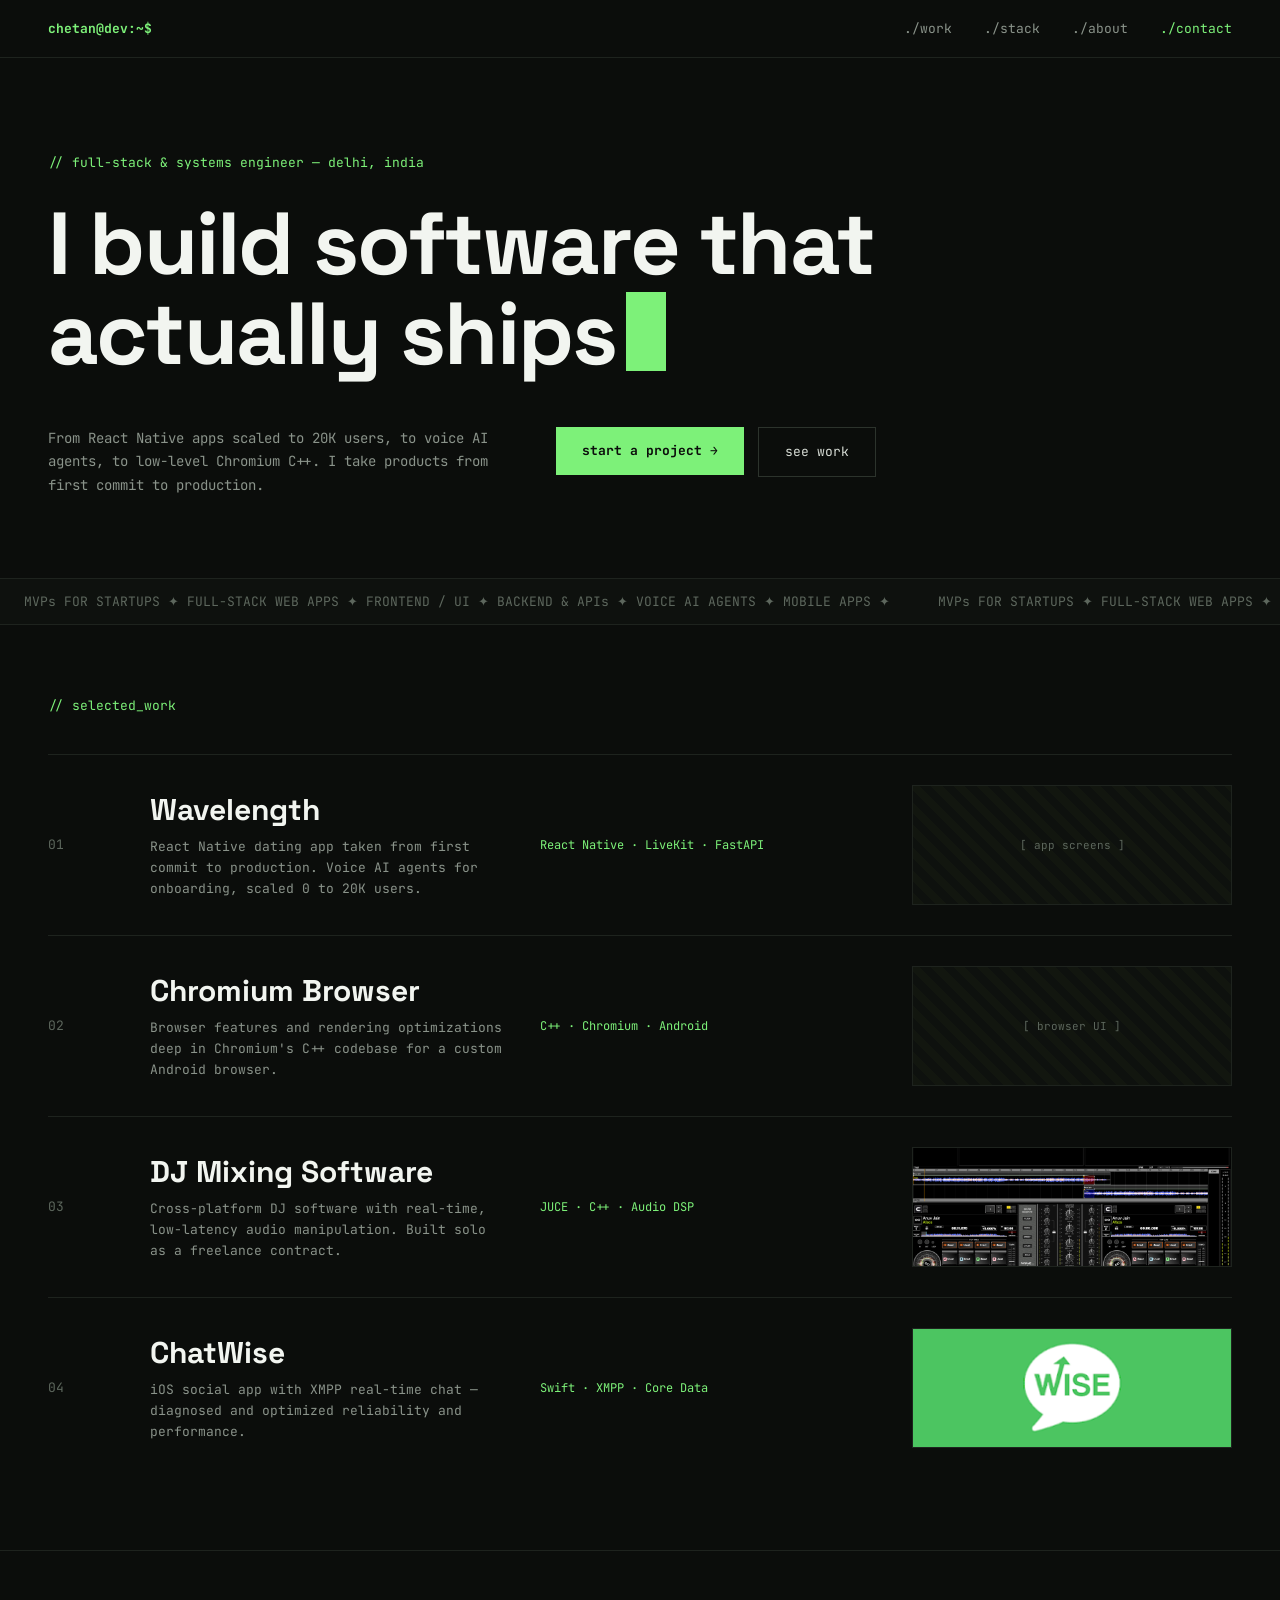
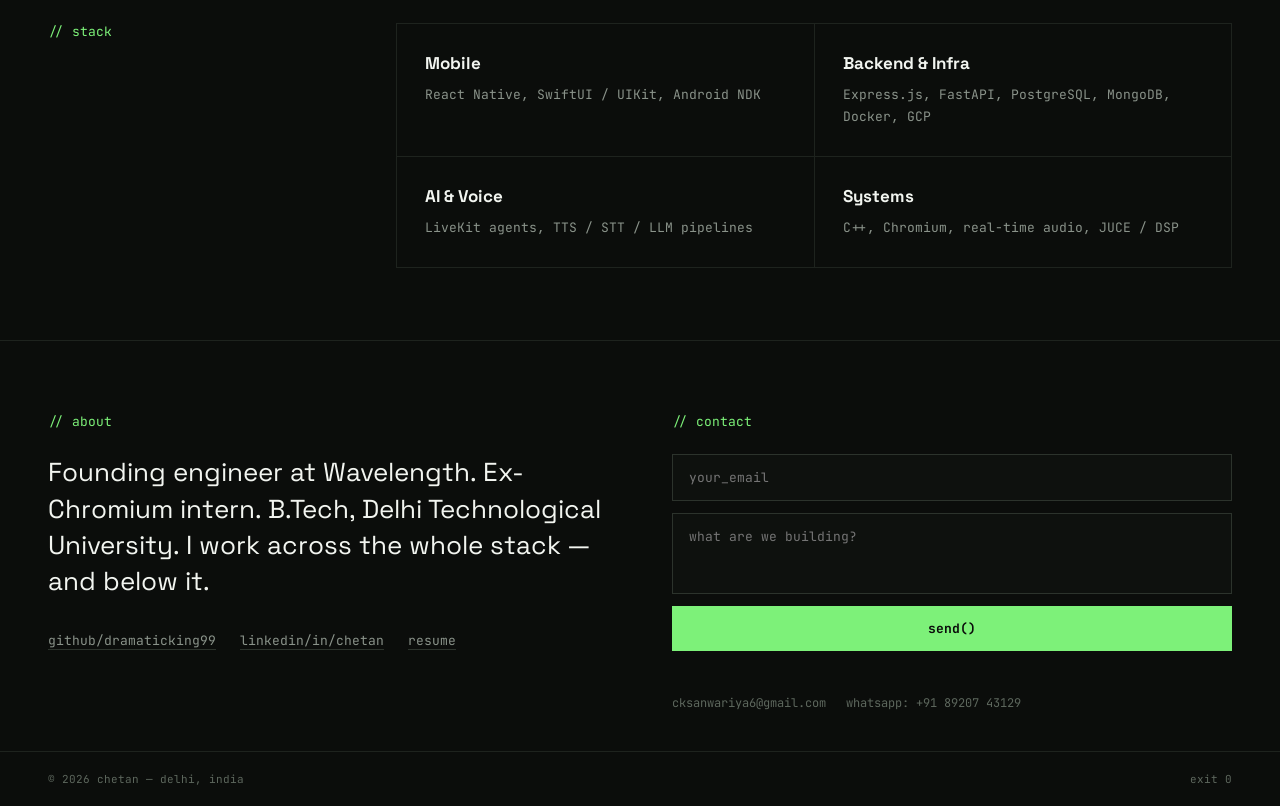
<file: index.html>
<!DOCTYPE html>
<html lang="en">
<head>
    <meta charset="UTF-8">
    <meta name="viewport" content="width=device-width, initial-scale=1.0">
    <title>Chetan — Full-Stack &amp; Systems Engineer</title>
    <meta name="description" content="Chetan — freelance full-stack & systems engineer in Delhi, India. React Native apps, voice AI agents, backends, and low-level Chromium C++.">
    <meta name="keywords" content="full-stack engineer, systems engineer, freelance, react native, voice ai, chromium, c++, delhi, chetan">
    <meta name="author" content="Chetan Sanwariya">

    <!-- Favicon: phosphor-green block cursor -->
    <link rel="icon" href="data:image/svg+xml,%3Csvg xmlns='http://www.w3.org/2000/svg' viewBox='0 0 16 16'%3E%3Crect width='16' height='16' fill='%230b0d0b'/%3E%3Crect x='4' y='3' width='8' height='10' fill='%237df179'/%3E%3C/svg%3E">

    <!-- Google Fonts -->
    <link rel="preconnect" href="https://fonts.googleapis.com">
    <link rel="preconnect" href="https://fonts.gstatic.com" crossorigin>
    <link href="https://fonts.googleapis.com/css2?family=Space+Grotesk:wght@400;500;700&family=JetBrains+Mono:ital,wght@0,400;0,500;0,700;1,400&display=swap" rel="stylesheet">

    <!-- CSS -->
    <link rel="stylesheet" href="assets/css/style.css">
    <link rel="stylesheet" href="assets/css/responsive.css">
</head>
<body>

    <!-- Navigation -->
    <nav class="nav">
        <a href="#top" class="nav-logo">chetan@dev:~$</a>
        <div class="nav-links">
            <a href="#work">./work</a>
            <a href="#stack">./stack</a>
            <a href="#about">./about</a>
            <a href="#contact" class="nav-contact">./contact</a>
        </div>
    </nav>

    <!-- Hero -->
    <header class="hero" id="top">
        <div class="section-label hero-label">// full-stack &amp; systems engineer — delhi, india</div>
        <h1 class="hero-title">I build software that actually ships<span class="cursor" aria-hidden="true"></span></h1>
        <div class="hero-row">
            <p class="hero-desc">From React Native apps scaled to 20K users, to voice AI agents, to low-level Chromium C++. I take products from first commit to production.</p>
            <div class="hero-buttons">
                <a href="#contact" class="btn btn-primary">start a project →</a>
                <a href="#work" class="btn btn-secondary">see work</a>
            </div>
        </div>
    </header>

    <!-- Services marquee -->
    <div class="marquee" aria-hidden="true">
        <div class="marquee-track">
            <span>MVPs FOR STARTUPS ✦ FULL-STACK WEB APPS ✦ FRONTEND / UI ✦ BACKEND &amp; APIs ✦ VOICE AI AGENTS ✦ MOBILE APPS ✦</span>
            <span>MVPs FOR STARTUPS ✦ FULL-STACK WEB APPS ✦ FRONTEND / UI ✦ BACKEND &amp; APIs ✦ VOICE AI AGENTS ✦ MOBILE APPS ✦</span>
        </div>
    </div>

    <!-- Selected work -->
    <section id="work" class="work">
        <div class="section-label reveal">// selected_work</div>

        <div class="proj reveal">
            <div class="proj-num">01</div>
            <div>
                <div class="proj-title">Wavelength</div>
                <div class="proj-desc">React Native dating app taken from first commit to production. Voice AI agents for onboarding, scaled 0 to 20K users.</div>
            </div>
            <div class="proj-stack">React Native · LiveKit · FastAPI</div>
            <div class="proj-thumb">[ app screens ]</div>
        </div>

        <div class="proj reveal">
            <div class="proj-num">02</div>
            <div>
                <div class="proj-title">Chromium Browser</div>
                <div class="proj-desc">Browser features and rendering optimizations deep in Chromium's C++ codebase for a custom Android browser.</div>
            </div>
            <div class="proj-stack">C++ · Chromium · Android</div>
            <div class="proj-thumb">[ browser UI ]</div>
        </div>

        <div class="proj reveal">
            <div class="proj-num">03</div>
            <div>
                <div class="proj-title">DJ Mixing Software</div>
                <div class="proj-desc">Cross-platform DJ software with real-time, low-latency audio manipulation. Built solo as a freelance contract.</div>
            </div>
            <div class="proj-stack">JUCE · C++ · Audio DSP</div>
            <div class="proj-thumb"><img src="assets/images/infinite_DJ.jpg" alt="DJ mixing software waveform UI"></div>
        </div>

        <div class="proj reveal">
            <div class="proj-num">04</div>
            <div>
                <div class="proj-title">ChatWise</div>
                <div class="proj-desc">iOS social app with XMPP real-time chat — diagnosed and optimized reliability and performance.</div>
            </div>
            <div class="proj-stack">Swift · XMPP · Core Data</div>
            <div class="proj-thumb"><img src="assets/images/chatwise.jpg" alt="ChatWise chat screens"></div>
        </div>
    </section>

    <!-- Stack -->
    <section id="stack" class="stack">
        <div class="section-label reveal">// stack</div>
        <div class="stack-grid">
            <div class="stack-card reveal">
                <div class="stack-card-title">Mobile</div>
                <div class="stack-card-items">React Native, SwiftUI / UIKit, Android NDK</div>
            </div>
            <div class="stack-card reveal">
                <div class="stack-card-title">Backend &amp; Infra</div>
                <div class="stack-card-items">Express.js, FastAPI, PostgreSQL, MongoDB, Docker, GCP</div>
            </div>
            <div class="stack-card reveal">
                <div class="stack-card-title">AI &amp; Voice</div>
                <div class="stack-card-items">LiveKit agents, TTS / STT / LLM pipelines</div>
            </div>
            <div class="stack-card reveal">
                <div class="stack-card-title">Systems</div>
                <div class="stack-card-items">C++, Chromium, real-time audio, JUCE / DSP</div>
            </div>
        </div>
    </section>

    <!-- About + Contact -->
    <section id="about" class="about-contact">
        <div class="reveal">
            <div class="section-label about-label">// about</div>
            <div class="about-statement">Founding engineer at Wavelength. Ex-Chromium intern. B.Tech, Delhi Technological University. I work across the whole stack — and below it.</div>
            <div class="about-links">
                <a href="https://github.com/dramaticking99" target="_blank" rel="noopener noreferrer">github/dramaticking99</a>
                <a href="https://www.linkedin.com/in/chetan-557562272/" target="_blank" rel="noopener noreferrer">linkedin/in/chetan</a>
                <a href="resume.png" target="_blank" rel="noopener noreferrer">resume</a>
            </div>
        </div>
        <div id="contact" class="reveal">
            <div class="section-label contact-label">// contact</div>
            <form class="contact-form" id="contact-form" novalidate>
                <input type="email" name="email" id="contact-email" placeholder="your_email" autocomplete="email" required>
                <textarea name="message" id="contact-message" placeholder="what are we building?" rows="3" required></textarea>
                <button type="submit" id="contact-submit">send()</button>
                <p class="form-status" id="form-status" role="status" aria-live="polite"></p>
            </form>
            <div class="contact-links">
                <a href="mailto:cksanwariya6@gmail.com">cksanwariya6@gmail.com</a>
                <a href="https://wa.me/918920743129" target="_blank" rel="noopener noreferrer">whatsapp: +91 89207 43129</a>
            </div>
        </div>
    </section>

    <!-- Footer -->
    <footer class="footer">
        <span>© 2026 chetan — delhi, india</span>
        <span>exit 0</span>
    </footer>

    <script src="assets/js/main.js"></script>
</body>
</html>
</file>
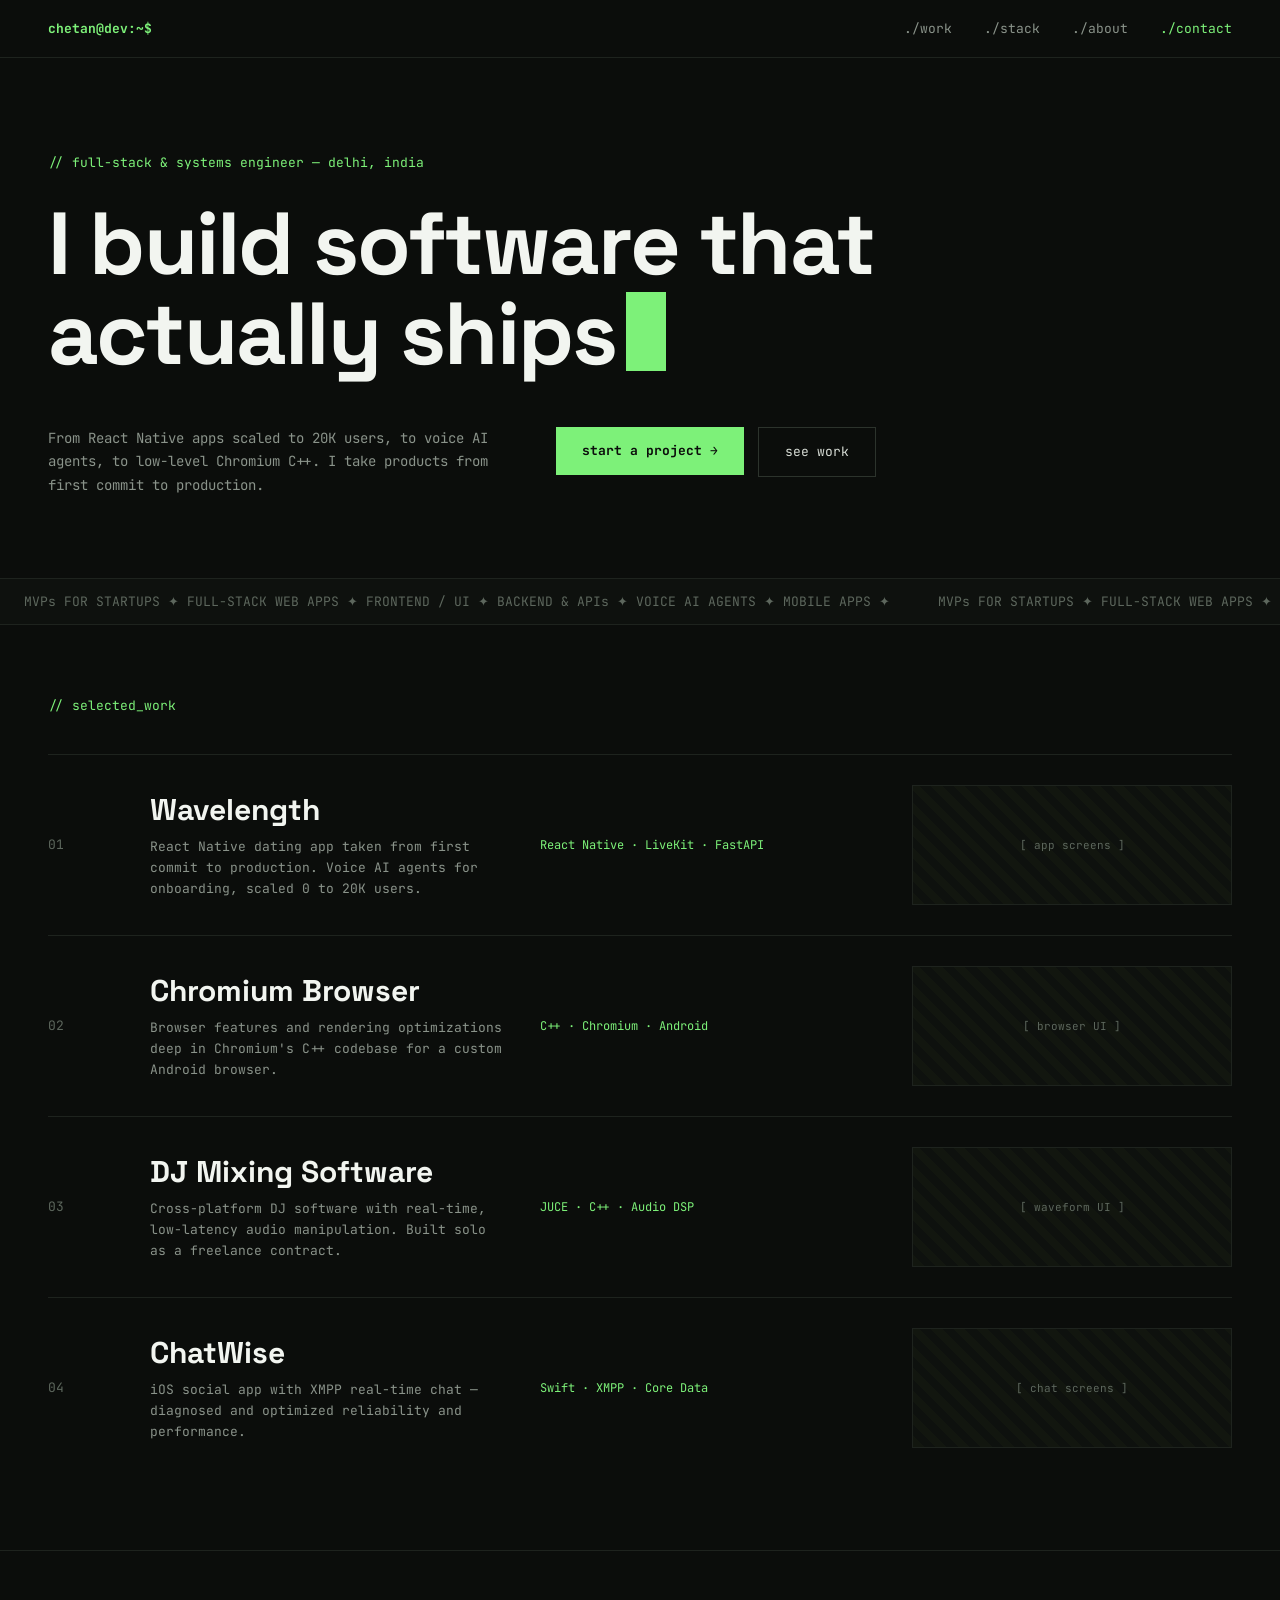
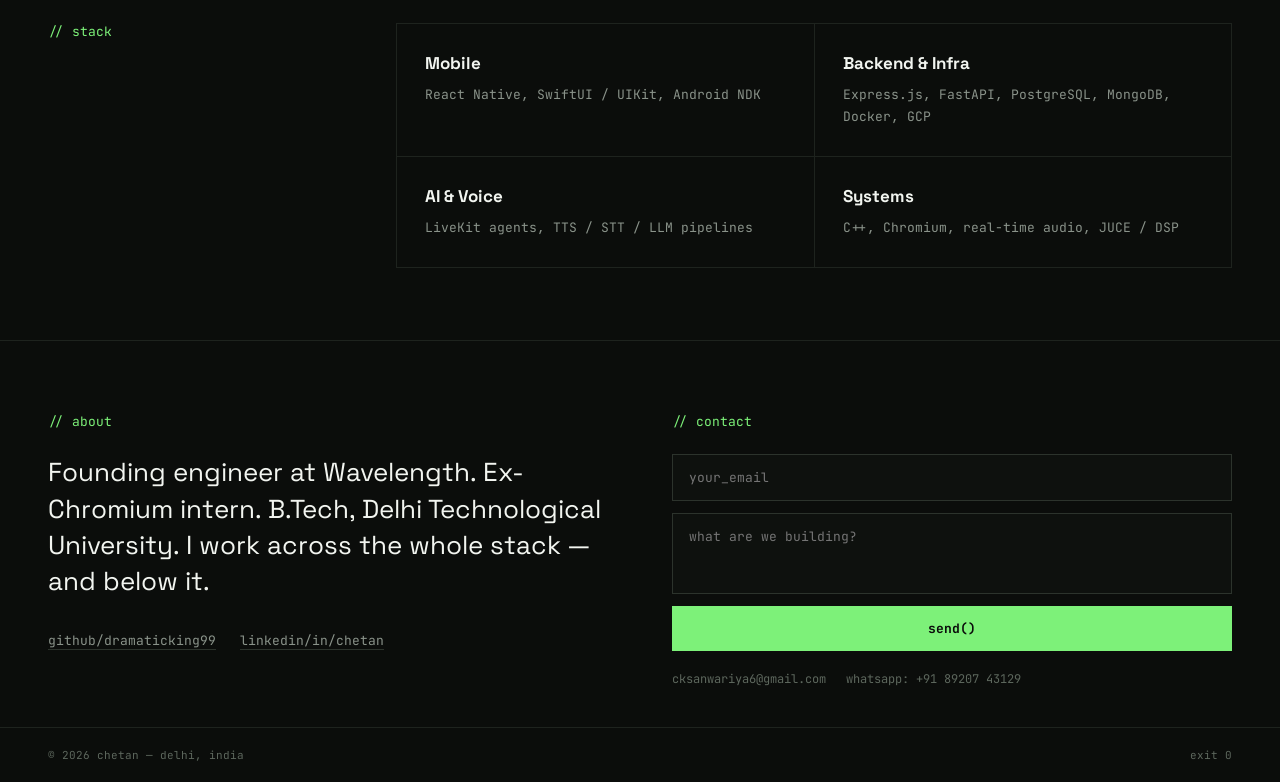
<file: design_handoff_terminal_portfolio/terminal-portfolio.html>
<!DOCTYPE html>
<html lang="en">
<head>
<meta charset="UTF-8">
<meta name="viewport" content="width=device-width, initial-scale=1.0">
<title>Chetan — Full-Stack &amp; Systems Engineer</title>
<link rel="preconnect" href="https://fonts.googleapis.com">
<link href="https://fonts.googleapis.com/css2?family=Space+Grotesk:wght@400;500;700&family=JetBrains+Mono:ital,wght@0,400;0,500;0,700;1,400&display=swap" rel="stylesheet">
<style>
  :root{
    --bg:#0b0d0b; --bg-alt:#0e110e; --bg-hover:#0f120f;
    --line:#1e231e; --line-strong:#2c332c;
    --text:#d8ddd6; --text-bright:#f2f5f0; --text-dim:#8a938a; --text-faint:#5d675d;
    --accent:#7df179;
    --mono:'JetBrains Mono',monospace; --display:'Space Grotesk',sans-serif;
  }
  *{box-sizing:border-box}
  body{margin:0;background:var(--bg);color:var(--text);font-family:var(--mono)}
  a{color:inherit;text-decoration:none}
  a:hover{color:var(--accent)}
  @keyframes blink{0%,49%{opacity:1}50%,100%{opacity:0}}
  @keyframes marquee{from{transform:translateX(0)}to{transform:translateX(-50%)}}
  @keyframes riseIn{from{opacity:0;transform:translateY(24px)}to{opacity:1;transform:translateY(0)}}
</style>
</head>
<body>

<!-- NAV -->
<nav style="display:flex;justify-content:space-between;align-items:center;padding:20px 48px;border-bottom:1px solid var(--line);font-size:13px">
  <div style="color:var(--accent);font-weight:700">chetan@dev:~$</div>
  <div style="display:flex;gap:32px;color:var(--text-dim)">
    <a href="#work">./work</a><a href="#stack">./stack</a><a href="#about">./about</a>
    <a href="#contact" style="color:var(--accent)">./contact</a>
  </div>
</nav>

<!-- HERO -->
<header style="padding:96px 48px 80px;border-bottom:1px solid var(--line);animation:riseIn .7s ease both">
  <div style="font-size:13px;color:var(--accent);margin-bottom:28px">// full-stack &amp; systems engineer — delhi, india</div>
  <h1 style="font-family:var(--display);font-size:88px;line-height:1.02;font-weight:700;letter-spacing:-0.02em;color:var(--text-bright);max-width:980px;margin:0">I build software that actually ships<span style="display:inline-block;width:.45em;height:.9em;background:var(--accent);margin-left:10px;vertical-align:-0.08em;animation:blink 1.1s step-end infinite"></span></h1>
  <div style="display:flex;gap:48px;margin-top:48px;font-size:14px;line-height:1.7;color:var(--text-dim)">
    <p style="max-width:460px;margin:0">From React Native apps scaled to 20K users, to voice AI agents, to low-level Chromium C++. I take products from first commit to production.</p>
    <div style="display:flex;gap:14px;align-items:flex-start">
      <a href="#contact" style="padding:13px 26px;background:var(--accent);color:var(--bg);font-weight:700;font-size:13px">start a project →</a>
      <a href="#work" style="padding:13px 26px;border:1px solid var(--line-strong);color:var(--text);font-size:13px">see work</a>
    </div>
  </div>
</header>

<!-- MARQUEE -->
<div style="overflow:hidden;border-bottom:1px solid var(--line);padding:14px 0;background:var(--bg-alt)">
  <div style="display:flex;width:max-content;animation:marquee 22s linear infinite;font-size:13px;color:var(--text-faint);white-space:nowrap">
    <span style="padding:0 24px">MVPs FOR STARTUPS ✦ FULL-STACK WEB APPS ✦ FRONTEND / UI ✦ BACKEND &amp; APIs ✦ VOICE AI AGENTS ✦ MOBILE APPS ✦</span>
    <span style="padding:0 24px">MVPs FOR STARTUPS ✦ FULL-STACK WEB APPS ✦ FRONTEND / UI ✦ BACKEND &amp; APIs ✦ VOICE AI AGENTS ✦ MOBILE APPS ✦</span>
  </div>
</div>

<!-- WORK -->
<section id="work" style="padding:72px 48px;border-bottom:1px solid var(--line)">
  <div style="font-size:13px;color:var(--accent);margin-bottom:40px">// selected_work</div>

  <!-- project row (repeat this block per project) -->
  <div class="proj" style="display:grid;grid-template-columns:70px 1fr 340px 320px;gap:32px;align-items:center;padding:30px 0;border-top:1px solid var(--line);cursor:pointer">
    <div style="font-size:13px;color:var(--text-faint)">01</div>
    <div>
      <div style="font-family:var(--display);font-size:30px;font-weight:700;color:var(--text-bright)">Wavelength</div>
      <div style="font-size:13px;color:var(--text-dim);margin-top:8px;line-height:1.6;max-width:420px">React Native dating app taken from first commit to production. Voice AI agents for onboarding, scaled 0 to 20K users.</div>
    </div>
    <div style="font-size:12px;color:var(--accent)">React Native · LiveKit · FastAPI</div>
    <div style="height:120px;background:repeating-linear-gradient(45deg,#12160f,#12160f 8px,#0e110e 8px,#0e110e 16px);border:1px solid var(--line);display:flex;align-items:center;justify-content:center;font-size:11px;color:var(--text-faint)">[ app screens ]</div>
  </div>

  <div class="proj" style="display:grid;grid-template-columns:70px 1fr 340px 320px;gap:32px;align-items:center;padding:30px 0;border-top:1px solid var(--line);cursor:pointer">
    <div style="font-size:13px;color:var(--text-faint)">02</div>
    <div>
      <div style="font-family:var(--display);font-size:30px;font-weight:700;color:var(--text-bright)">Chromium Browser</div>
      <div style="font-size:13px;color:var(--text-dim);margin-top:8px;line-height:1.6;max-width:420px">Browser features and rendering optimizations deep in Chromium's C++ codebase for a custom Android browser.</div>
    </div>
    <div style="font-size:12px;color:var(--accent)">C++ · Chromium · Android</div>
    <div style="height:120px;background:repeating-linear-gradient(45deg,#12160f,#12160f 8px,#0e110e 8px,#0e110e 16px);border:1px solid var(--line);display:flex;align-items:center;justify-content:center;font-size:11px;color:var(--text-faint)">[ browser UI ]</div>
  </div>

  <div class="proj" style="display:grid;grid-template-columns:70px 1fr 340px 320px;gap:32px;align-items:center;padding:30px 0;border-top:1px solid var(--line);cursor:pointer">
    <div style="font-size:13px;color:var(--text-faint)">03</div>
    <div>
      <div style="font-family:var(--display);font-size:30px;font-weight:700;color:var(--text-bright)">DJ Mixing Software</div>
      <div style="font-size:13px;color:var(--text-dim);margin-top:8px;line-height:1.6;max-width:420px">Cross-platform DJ software with real-time, low-latency audio manipulation. Built solo as a freelance contract.</div>
    </div>
    <div style="font-size:12px;color:var(--accent)">JUCE · C++ · Audio DSP</div>
    <div style="height:120px;background:repeating-linear-gradient(45deg,#12160f,#12160f 8px,#0e110e 8px,#0e110e 16px);border:1px solid var(--line);display:flex;align-items:center;justify-content:center;font-size:11px;color:var(--text-faint)">[ waveform UI ]</div>
  </div>

  <div class="proj" style="display:grid;grid-template-columns:70px 1fr 340px 320px;gap:32px;align-items:center;padding:30px 0;border-top:1px solid var(--line);cursor:pointer">
    <div style="font-size:13px;color:var(--text-faint)">04</div>
    <div>
      <div style="font-family:var(--display);font-size:30px;font-weight:700;color:var(--text-bright)">ChatWise</div>
      <div style="font-size:13px;color:var(--text-dim);margin-top:8px;line-height:1.6;max-width:420px">iOS social app with XMPP real-time chat — diagnosed and optimized reliability and performance.</div>
    </div>
    <div style="font-size:12px;color:var(--accent)">Swift · XMPP · Core Data</div>
    <div style="height:120px;background:repeating-linear-gradient(45deg,#12160f,#12160f 8px,#0e110e 8px,#0e110e 16px);border:1px solid var(--line);display:flex;align-items:center;justify-content:center;font-size:11px;color:var(--text-faint)">[ chat screens ]</div>
  </div>
</section>

<!-- STACK -->
<section id="stack" style="padding:72px 48px;border-bottom:1px solid var(--line);display:grid;grid-template-columns:300px 1fr;gap:48px">
  <div style="font-size:13px;color:var(--accent)">// stack</div>
  <div style="display:grid;grid-template-columns:1fr 1fr;gap:1px;background:var(--line);border:1px solid var(--line)">
    <div style="background:var(--bg);padding:28px">
      <div style="font-family:var(--display);font-size:17px;font-weight:700;color:var(--text-bright)">Mobile</div>
      <div style="font-size:13px;color:var(--text-dim);margin-top:10px;line-height:1.7">React Native, SwiftUI / UIKit, Android NDK</div>
    </div>
    <div style="background:var(--bg);padding:28px">
      <div style="font-family:var(--display);font-size:17px;font-weight:700;color:var(--text-bright)">Backend &amp; Infra</div>
      <div style="font-size:13px;color:var(--text-dim);margin-top:10px;line-height:1.7">Express.js, FastAPI, PostgreSQL, MongoDB, Docker, GCP</div>
    </div>
    <div style="background:var(--bg);padding:28px">
      <div style="font-family:var(--display);font-size:17px;font-weight:700;color:var(--text-bright)">AI &amp; Voice</div>
      <div style="font-size:13px;color:var(--text-dim);margin-top:10px;line-height:1.7">LiveKit agents, TTS / STT / LLM pipelines</div>
    </div>
    <div style="background:var(--bg);padding:28px">
      <div style="font-family:var(--display);font-size:17px;font-weight:700;color:var(--text-bright)">Systems</div>
      <div style="font-size:13px;color:var(--text-dim);margin-top:10px;line-height:1.7">C++, Chromium, real-time audio, JUCE / DSP</div>
    </div>
  </div>
</section>

<!-- ABOUT + CONTACT -->
<section id="about" style="padding:72px 48px 40px;display:grid;grid-template-columns:1fr 1fr;gap:64px">
  <div>
    <div style="font-size:13px;color:var(--accent);margin-bottom:24px">// about</div>
    <div style="font-family:var(--display);font-size:26px;line-height:1.4;color:var(--text-bright)">Founding engineer at Wavelength. Ex-Chromium intern. B.Tech, Delhi Technological University. I work across the whole stack — and below it.</div>
    <div style="display:flex;gap:24px;margin-top:32px;font-size:13px;color:var(--text-dim)">
      <a href="https://github.com/dramaticking99" style="border-bottom:1px solid var(--line-strong)">github/dramaticking99</a>
      <a href="https://linkedin.com/in/Chetan" style="border-bottom:1px solid var(--line-strong)">linkedin/in/chetan</a>
    </div>
  </div>
  <div id="contact">
    <div style="font-size:13px;color:var(--accent);margin-bottom:24px">// contact</div>
    <form style="display:flex;flex-direction:column;gap:12px">
      <input placeholder="your_email" style="background:var(--bg-alt);border:1px solid var(--line-strong);padding:14px 16px;color:var(--text);font-family:var(--mono);font-size:13px">
      <textarea placeholder="what are we building?" rows="3" style="background:var(--bg-alt);border:1px solid var(--line-strong);padding:14px 16px;color:var(--text);font-family:var(--mono);font-size:13px;resize:none"></textarea>
      <button type="submit" style="padding:14px;background:var(--accent);color:var(--bg);font-weight:700;font-size:13px;text-align:center;border:none;cursor:pointer;font-family:var(--mono)">send()</button>
    </form>
    <div style="display:flex;gap:20px;margin-top:20px;font-size:12px;color:var(--text-faint)">
      <a href="mailto:cksanwariya6@gmail.com">cksanwariya6@gmail.com</a>
      <a href="https://wa.me/918920743129">whatsapp: +91 89207 43129</a>
    </div>
  </div>
</section>

<footer style="padding:20px 48px;border-top:1px solid var(--line);font-size:11px;color:var(--text-faint);display:flex;justify-content:space-between">
  <span>© 2026 chetan — delhi, india</span><span>exit 0</span>
</footer>

</body>
</html>
</file>
<file: assets/css/style.css>
/* ==========================================================================
   Terminal Portfolio — Chetan
   Dark terminal aesthetic: near-black background, phosphor-green accent,
   JetBrains Mono body + Space Grotesk display.
   ========================================================================== */

:root {
    --bg: #0b0d0b;
    --bg-alt: #0e110e;
    --bg-hover: #0f120f;
    --line: #1e231e;
    --line-strong: #2c332c;
    --text: #d8ddd6;
    --text-bright: #f2f5f0;
    --text-dim: #8a938a;
    --text-faint: #5d675d;
    --accent: #7df179;
    --mono: 'JetBrains Mono', monospace;
    --display: 'Space Grotesk', sans-serif;
}

* {
    box-sizing: border-box;
}

html {
    scroll-behavior: smooth;
}

body {
    margin: 0;
    background: var(--bg);
    color: var(--text);
    font-family: var(--mono);
}

a {
    color: inherit;
    text-decoration: none;
}

a:hover {
    color: var(--accent);
}

/* Animations
   ========================================================================== */

@keyframes blink {
    0%, 49% { opacity: 1; }
    50%, 100% { opacity: 0; }
}

@keyframes marquee {
    from { transform: translateX(0); }
    to { transform: translateX(-50%); }
}

@keyframes riseIn {
    from { opacity: 0; transform: translateY(24px); }
    to { opacity: 1; transform: translateY(0); }
}

/* Shared
   ========================================================================== */

.section-label {
    font-size: 13px;
    color: var(--accent);
}

.btn {
    display: inline-block;
    padding: 13px 26px;
    font-size: 13px;
}

.btn-primary {
    background: var(--accent);
    color: var(--bg);
    font-weight: 700;
}

.btn-primary:hover {
    color: var(--bg);
    filter: brightness(1.12);
}

.btn-secondary {
    border: 1px solid var(--line-strong);
    color: var(--text);
}

.btn-secondary:hover {
    border-color: var(--accent);
}

/* Navigation
   ========================================================================== */

.nav {
    display: flex;
    justify-content: space-between;
    align-items: center;
    padding: 20px 48px;
    border-bottom: 1px solid var(--line);
    font-size: 13px;
}

.nav-logo {
    color: var(--accent);
    font-weight: 700;
}

.nav-links {
    display: flex;
    gap: 32px;
    color: var(--text-dim);
}

.nav-contact {
    color: var(--accent);
}

/* Hero
   ========================================================================== */

.hero {
    padding: 96px 48px 80px;
    border-bottom: 1px solid var(--line);
}

.hero-label {
    margin-bottom: 28px;
    animation: riseIn 0.7s ease both;
}

.hero-title {
    font-family: var(--display);
    font-size: 88px;
    line-height: 1.02;
    font-weight: 700;
    letter-spacing: -0.02em;
    color: var(--text-bright);
    max-width: 980px;
    margin: 0;
    animation: riseIn 0.7s ease 0.08s both;
}

.cursor {
    display: inline-block;
    width: 0.45em;
    height: 0.9em;
    background: var(--accent);
    margin-left: 10px;
    vertical-align: -0.08em;
    animation: blink 1.1s step-end infinite;
}

.hero-row {
    display: flex;
    gap: 48px;
    margin-top: 48px;
    font-size: 14px;
    line-height: 1.7;
    color: var(--text-dim);
    animation: riseIn 0.7s ease 0.16s both;
}

.hero-desc {
    max-width: 460px;
    margin: 0;
}

.hero-buttons {
    display: flex;
    gap: 14px;
    align-items: flex-start;
}

/* Services marquee
   ========================================================================== */

.marquee {
    overflow: hidden;
    border-bottom: 1px solid var(--line);
    padding: 14px 0;
    background: var(--bg-alt);
}

.marquee-track {
    display: flex;
    width: max-content;
    animation: marquee 22s linear infinite;
    font-size: 13px;
    color: var(--text-faint);
    white-space: nowrap;
}

.marquee-track span {
    padding: 0 24px;
}

.marquee:hover .marquee-track {
    animation-play-state: paused;
}

/* Selected work
   ========================================================================== */

.work {
    padding: 72px 48px;
    border-bottom: 1px solid var(--line);
}

.work .section-label {
    margin-bottom: 40px;
}

.proj {
    display: grid;
    grid-template-columns: 70px 1fr 340px 320px;
    gap: 32px;
    align-items: center;
    padding: 30px 0;
    border-top: 1px solid var(--line);
    cursor: pointer;
}

.proj:hover {
    background: var(--bg-hover);
}

.proj-num {
    font-size: 13px;
    color: var(--text-faint);
}

.proj-title {
    font-family: var(--display);
    font-size: 30px;
    font-weight: 700;
    color: var(--text-bright);
}

.proj-desc {
    font-size: 13px;
    color: var(--text-dim);
    margin-top: 8px;
    line-height: 1.6;
    max-width: 420px;
}

.proj-stack {
    font-size: 12px;
    color: var(--accent);
}

.proj-thumb {
    height: 120px;
    background: repeating-linear-gradient(45deg, #12160f, #12160f 8px, #0e110e 8px, #0e110e 16px);
    border: 1px solid var(--line);
    display: flex;
    align-items: center;
    justify-content: center;
    font-size: 11px;
    color: var(--text-faint);
    overflow: hidden;
}

.proj-thumb img {
    width: 100%;
    height: 100%;
    object-fit: cover;
    display: block;
}

/* Stack
   ========================================================================== */

.stack {
    padding: 72px 48px;
    border-bottom: 1px solid var(--line);
    display: grid;
    grid-template-columns: 300px 1fr;
    gap: 48px;
}

/* 1px gaps over a --line background create the hairline dividers */
.stack-grid {
    display: grid;
    grid-template-columns: 1fr 1fr;
    gap: 1px;
    background: var(--line);
    border: 1px solid var(--line);
}

.stack-card {
    background: var(--bg);
    padding: 28px;
}

.stack-card:hover {
    background: var(--bg-hover);
}

.stack-card-title {
    font-family: var(--display);
    font-size: 17px;
    font-weight: 700;
    color: var(--text-bright);
}

.stack-card-items {
    font-size: 13px;
    color: var(--text-dim);
    margin-top: 10px;
    line-height: 1.7;
}

/* About + Contact
   ========================================================================== */

.about-contact {
    padding: 72px 48px 40px;
    display: grid;
    grid-template-columns: 1fr 1fr;
    gap: 64px;
}

.about-label,
.contact-label {
    margin-bottom: 24px;
}

.about-statement {
    font-family: var(--display);
    font-size: 26px;
    line-height: 1.4;
    color: var(--text-bright);
}

.about-links {
    display: flex;
    gap: 24px;
    margin-top: 32px;
    font-size: 13px;
    color: var(--text-dim);
}

.about-links a {
    border-bottom: 1px solid var(--line-strong);
}

.contact-form {
    display: flex;
    flex-direction: column;
    gap: 12px;
}

.contact-form input,
.contact-form textarea {
    background: var(--bg-alt);
    border: 1px solid var(--line-strong);
    padding: 14px 16px;
    color: var(--text);
    font-family: var(--mono);
    font-size: 13px;
}

.contact-form textarea {
    resize: none;
}

.contact-form input:focus,
.contact-form textarea:focus {
    outline: none;
    border-color: var(--accent);
}

.contact-form input.invalid,
.contact-form textarea.invalid {
    border-color: #e05a5a;
}

.contact-form button {
    padding: 14px;
    background: var(--accent);
    color: var(--bg);
    font-weight: 700;
    font-size: 13px;
    text-align: center;
    border: none;
    cursor: pointer;
    font-family: var(--mono);
}

.contact-form button:hover {
    filter: brightness(1.12);
}

.contact-form button:disabled {
    opacity: 0.6;
    cursor: default;
}

.form-status {
    font-size: 12px;
    color: var(--text-faint);
    margin: 0;
    min-height: 1em;
}

.form-status.error {
    color: #e05a5a;
}

.form-status.sent {
    color: var(--accent);
}

.contact-links {
    display: flex;
    gap: 20px;
    margin-top: 20px;
    font-size: 12px;
    color: var(--text-faint);
}

/* Footer
   ========================================================================== */

.footer {
    padding: 20px 48px;
    border-top: 1px solid var(--line);
    font-size: 11px;
    color: var(--text-faint);
    display: flex;
    justify-content: space-between;
}

/* Scroll reveals
   ========================================================================== */

.reveal {
    opacity: 0;
    transform: translateY(24px);
    transition: opacity 0.7s ease, transform 0.7s ease;
    transition-delay: var(--reveal-delay, 0s);
}

.reveal.is-visible {
    opacity: 1;
    transform: translateY(0);
}

/* Reduced motion: show everything, stop all movement
   ========================================================================== */

@media (prefers-reduced-motion: reduce) {
    html {
        scroll-behavior: auto;
    }

    .hero-label,
    .hero-title,
    .hero-row,
    .marquee-track,
    .cursor {
        animation: none;
    }

    .reveal {
        opacity: 1;
        transform: none;
        transition: none;
    }
}
</file>
<file: assets/css/responsive.css>
/* ==========================================================================
   Terminal Portfolio — responsive
   Desktop-first design (~1240px+). Below 900px: single-column work rows and
   about/contact, smaller hero, stacked buttons.
   ========================================================================== */

@media (max-width: 1100px) {
    .proj {
        grid-template-columns: 70px 1fr 220px 220px;
        gap: 24px;
    }

    .stack {
        grid-template-columns: 200px 1fr;
    }
}

@media (max-width: 900px) {
    .nav {
        padding: 16px 24px;
    }

    .nav-links {
        gap: 20px;
    }

    .hero {
        padding: 64px 24px 56px;
    }

    .hero-title {
        font-size: 48px;
    }

    .hero-row {
        flex-direction: column;
        gap: 32px;
        margin-top: 36px;
    }

    .work,
    .stack,
    .about-contact {
        padding: 56px 24px;
    }

    .proj {
        grid-template-columns: 1fr;
        gap: 16px;
        padding: 28px 0;
    }

    .proj-num {
        display: none;
    }

    .stack {
        grid-template-columns: 1fr;
        gap: 32px;
    }

    .about-contact {
        grid-template-columns: 1fr;
        gap: 56px;
        padding-bottom: 32px;
    }

    .footer {
        padding: 20px 24px;
    }
}

@media (max-width: 560px) {
    .nav {
        flex-direction: column;
        gap: 12px;
        align-items: flex-start;
    }

    .hero-title {
        font-size: 44px;
    }

    .hero-buttons {
        flex-direction: column;
        align-self: stretch;
    }

    .hero-buttons .btn {
        text-align: center;
    }

    .stack-grid {
        grid-template-columns: 1fr;
    }

    .about-statement {
        font-size: 22px;
    }

    .about-links,
    .contact-links {
        flex-direction: column;
        gap: 12px;
    }
}
</file>
